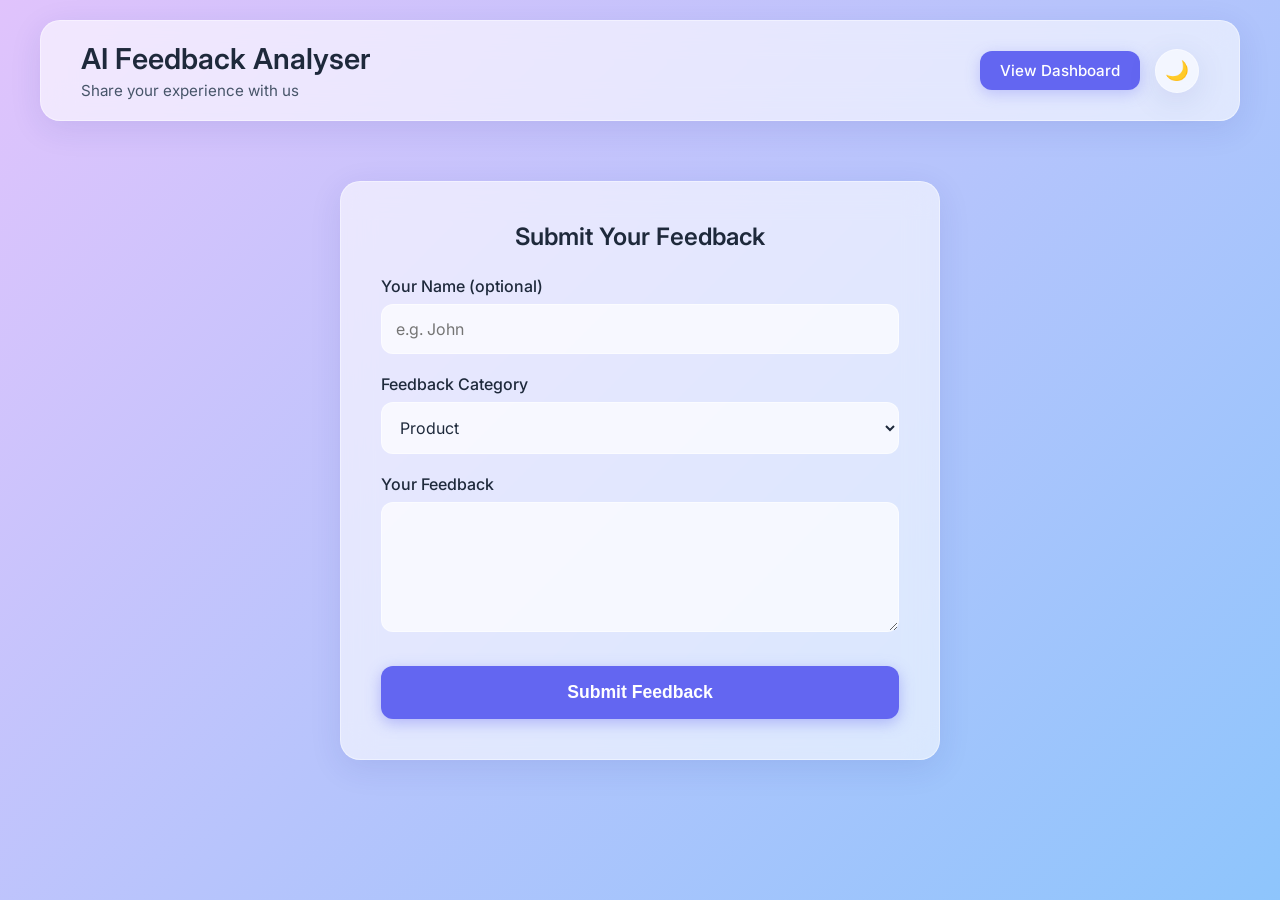
<file: frontend/index.html>
<!DOCTYPE html>
<html lang="en">

<head>
    <meta charset="UTF-8">
    <meta name="viewport" content="width=device-width, initial-scale=1.0">
    <title>AI Feedback Analyser</title>
    <link rel="stylesheet" href="style.css">
</head>

<body>

    <!-- ========== HEADER ========== -->
    <header class="header-container glass-panel">
        <div class="header-title">
            <h1>AI Feedback Analyser</h1>
            <p>Share your experience with us</p>
        </div>
        <div class="header-actions">
            <a href="dashboard.html" class="btn-nav">View Dashboard</a>
            <button id="theme-toggle" class="theme-toggle" aria-label="Toggle dark mode">🌙</button>
        </div>
    </header>

    <!-- ========== MAIN FORM CARD ========== -->
    <main class="container">
        <div class="form-wrapper glass-panel">

            <h2>Submit Your Feedback</h2>

            <!-- Name Field -->
            <div class="form-group">
                <label for="name">Your Name (optional)</label>
                <input class="form-control" type="text" id="name" placeholder="e.g. John">
            </div>

            <!-- Category Field -->
            <div class="form-group">
                <label for="category">Feedback Category</label>
                <select class="form-control" id="category">
                    <option value="Product">Product</option>
                    <option value="Service">Service</option>
                    <option value="General">General</option>
                </select>
            </div>

            <!-- Feedback Text Field -->
            <div class="form-group">
                <label for="feedback_text">Your Feedback</label>
                <textarea class="form-control"
                    id="feedback_text"
                    placeholder="Write your feedback here..."
                    rows="5">
                </textarea>
            </div>

            <!-- Submit Button -->
            <button id="submit-btn" class="btn-submit">Submit Feedback</button>

            <!-- Result Box -->
            <div id="result-box" class="result-box">
                <p id="result-message"></p>
                <p id="sentiment-label"></p>
            </div>

        </div>
    </main>

    <script src="theme.js"></script>
    <script src="script.js"></script>

</body>
</html>
</file>
<file: frontend/style.css>
@import url('https://fonts.googleapis.com/css2?family=Inter:wght@300;400;500;600;700&display=swap');

:root {
  /* Light Theme Variables */
  --bg-gradient: linear-gradient(135deg, #e0c3fc 0%, #8ec5fc 100%);
  --text-primary: #1e293b;
  --text-secondary: #475569;
  --glass-bg: rgba(255, 255, 255, 0.6);
  --glass-border: rgba(255, 255, 255, 0.4);
  --glass-shadow: 0 8px 32px 0 rgba(31, 38, 135, 0.1);
  --accent-primary: #6366f1;
  --accent-hover: #4f46e5;
  --input-bg: rgba(255, 255, 255, 0.7);
  --input-border: rgba(255, 255, 255, 0.5);
  
  --success: #10b981;
  --danger: #ef4444;
  --warning: #f59e0b;
}

body.dark-mode {
  /* Dark Theme Variables */
  --bg-gradient: linear-gradient(135deg, #0f2027 0%, #203a43 50%, #2c5364 100%);
  --text-primary: #f8fafc;
  --text-secondary: #cbd5e1;
  --glass-bg: rgba(15, 23, 42, 0.6);
  --glass-border: rgba(255, 255, 255, 0.1);
  --glass-shadow: 0 8px 32px 0 rgba(0, 0, 0, 0.3);
  --accent-primary: #818cf8;
  --accent-hover: #6366f1;
  --input-bg: rgba(15, 23, 42, 0.5);
  --input-border: rgba(255, 255, 255, 0.2);
}

/* Base Styles */
* {
  box-sizing: border-box;
  margin: 0;
  padding: 0;
  transition: background-color 0.3s ease, color 0.3s ease, border-color 0.3s ease, box-shadow 0.3s ease;
}

body {
  font-family: 'Inter', sans-serif;
  min-height: 100vh;
  background: var(--bg-gradient);
  background-attachment: fixed;
  color: var(--text-primary);
  display: flex;
  flex-direction: column;
}

/* Typography */
h1, h2, h3 {
  color: var(--text-primary);
  font-weight: 600;
}
p {
  color: var(--text-secondary);
}

/* Glassmorphism Utilities */
.glass-panel {
  background: var(--glass-bg);
  backdrop-filter: blur(16px);
  -webkit-backdrop-filter: blur(16px);
  border: 1px solid var(--glass-border);
  box-shadow: var(--glass-shadow);
  border-radius: 20px;
}

/* Header & Nav */
.header-container {
  display: flex;
  justify-content: space-between;
  align-items: center;
  padding: 20px 40px;
  margin: 20px auto;
  width: 95%;
  max-width: 1200px;
}
.header-title h1 {
  font-size: 1.8rem;
  margin-bottom: 5px;
}
.header-title p {
  font-size: 0.95rem;
}
.header-actions {
  display: flex;
  align-items: center;
  gap: 15px;
}
.btn-nav {
  text-decoration: none;
  color: #fff;
  background-color: var(--accent-primary);
  padding: 10px 20px;
  border-radius: 12px;
  font-weight: 500;
  font-size: 0.95rem;
  box-shadow: 0 4px 15px rgba(99, 102, 241, 0.3);
}
.btn-nav:hover {
  background-color: var(--accent-hover);
  transform: translateY(-2px);
}

/* Theme Toggle Button */
.theme-toggle {
  background: var(--glass-bg);
  border: 1px solid var(--glass-border);
  color: var(--text-primary);
  border-radius: 50%;
  width: 44px;
  height: 44px;
  display: flex;
  align-items: center;
  justify-content: center;
  cursor: pointer;
  font-size: 1.2rem;
  box-shadow: var(--glass-shadow);
  outline: none;
}
.theme-toggle:hover {
  transform: scale(1.05);
}

/* Layout Containers */
.container {
  width: 95%;
  max-width: 1200px;
  margin: 0 auto 40px auto;
  flex: 1;
}
.form-wrapper {
  max-width: 600px;
  margin: 40px auto;
  padding: 40px;
}
.form-wrapper h2 {
  margin-bottom: 25px;
  text-align: center;
}

/* Forms */
.form-group {
  margin-bottom: 20px;
}
.form-group label {
  display: block;
  margin-bottom: 8px;
  font-weight: 500;
  color: var(--text-primary);
}
.form-control {
  width: 100%;
  padding: 14px;
  border-radius: 12px;
  border: 1px solid var(--input-border);
  background: var(--input-bg);
  color: var(--text-primary);
  font-family: inherit;
  font-size: 1rem;
  outline: none;
}
.form-control:focus {
  border-color: var(--accent-primary);
  box-shadow: 0 0 0 3px rgba(99, 102, 241, 0.2);
}
.form-control option {
  background: var(--card-bg, #fff);
  color: #1e293b;
}

.btn-submit {
  width: 100%;
  padding: 16px;
  border: none;
  border-radius: 12px;
  background: var(--accent-primary);
  color: #fff;
  font-size: 1.1rem;
  font-weight: 600;
  cursor: pointer;
  margin-top: 10px;
  box-shadow: 0 4px 15px rgba(99, 102, 241, 0.4);
}
.btn-submit:hover {
  background: var(--accent-hover);
}
.btn-submit:disabled {
  opacity: 0.7;
  cursor: not-allowed;
}

/* Result Box */
.result-box {
  margin-top: 25px;
  padding: 20px;
  border-radius: 12px;
  text-align: center;
  font-weight: 500;
  display: none; 
}
.result-box.show {
  display: block;
  animation: fadeIn 0.4s ease-out;
}
.result-box.positive { background: rgba(16, 185, 129, 0.2); border: 1px solid var(--success); color: var(--success); }
.result-box.negative { background: rgba(239, 68, 68, 0.2); border: 1px solid var(--danger); color: var(--danger); }
.result-box.neutral  { background: rgba(245, 158, 11, 0.2); border: 1px solid var(--warning); color: var(--warning); }

/* Dashboard Specifics */
.section-title {
  margin: 30px 0 15px 0;
  font-size: 1.3rem;
  padding-left: 10px;
  border-left: 4px solid var(--accent-primary);
}
.stats-grid {
  display: grid;
  grid-template-columns: repeat(auto-fit, minmax(200px, 1fr));
  gap: 20px;
  margin-bottom: 30px;
}
.stat-card {
  padding: 25px;
  text-align: center;
  display: flex;
  flex-direction: column;
  justify-content: center;
}
.stat-num {
  font-size: 2.5rem;
  font-weight: 700;
  margin-bottom: 5px;
}
.stat-num.total { color: var(--accent-primary); }
.stat-num.pos { color: var(--success); }
.stat-num.neg { color: var(--danger); }
.stat-lbl {
  font-size: 0.95rem;
  text-transform: uppercase;
  letter-spacing: 1px;
  color: var(--text-secondary);
}

.charts-grid {
  display: grid;
  grid-template-columns: repeat(auto-fit, minmax(400px, 1fr));
  gap: 20px;
  margin-bottom: 30px;
}
.chart-card {
  padding: 20px;
  display: flex;
  flex-direction: column;
  align-items: center;
}
.chart-title {
  font-weight: 600;
  margin-bottom: 15px;
}
.chart-wrapper {
  width: 100%;
  max-width: 400px;
  margin: 0 auto;
}

.table-card {
  padding: 20px;
  overflow-x: auto;
}
table {
  width: 100%;
  border-collapse: collapse;
  min-width: 600px;
}
th, td {
  padding: 15px;
  text-align: left;
  border-bottom: 1px solid var(--glass-border);
}
th {
  font-weight: 600;
  color: var(--text-secondary);
  text-transform: uppercase;
  font-size: 0.85rem;
}
tbody tr:hover {
  background: rgba(255, 255, 255, 0.1);
}
body.dark-mode tbody tr:hover {
  background: rgba(0, 0, 0, 0.1);
}

.badge {
  padding: 5px 12px;
  border-radius: 20px;
  font-size: 0.85rem;
  font-weight: 500;
}
.badge-positive { background: rgba(16, 185, 129, 0.2); color: var(--success); border: 1px solid var(--success); }
.badge-negative { background: rgba(239, 68, 68, 0.2); color: var(--danger); border: 1px solid var(--danger); }
.badge-neutral  { background: rgba(245, 158, 11, 0.2); color: var(--warning); border: 1px solid var(--warning); }

@keyframes fadeIn {
  from { opacity: 0; transform: translateY(10px); }
  to { opacity: 1; transform: translateY(0); }
}

@media (max-width: 768px) {
  .header-container {
    flex-direction: column;
    text-align: center;
    gap: 15px;
  }
  .charts-grid {
    grid-template-columns: 1fr;
  }
}
</file>
